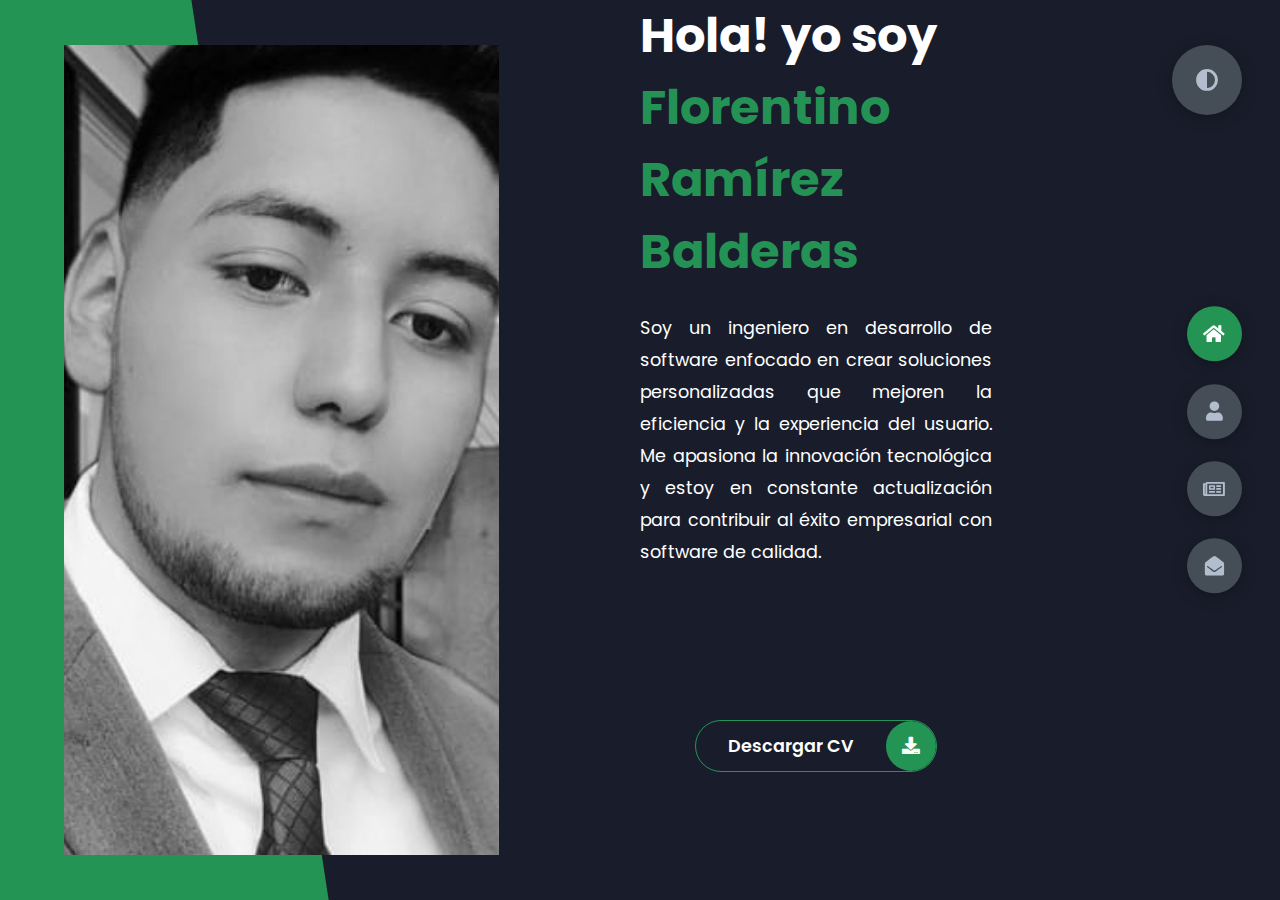
<file: index.html>
<!DOCTYPE html>
<html lang="en">

<head>
    <meta charset="UTF-8">
    <meta http-equiv="X-UA-Compatible" content="IE=edge">
    <meta name="viewport" content="width=device-width, initial-scale=1.0">
    <link rel="shortcut icon" type="image/x-icon" href="img/img/icon.ico">
    <title>Portfolio Web FRB</title>
    <link rel="stylesheet" href="styles/styles.css">
    <link rel="preconnect" href="https://fonts.googleapis.com">
    <link rel="preconnect" href="https://fonts.gstatic.com" crossorigin>
    <link rel="stylesheet" href="https://cdnjs.cloudflare.com/ajax/libs/font-awesome/5.15.4/css/all.min.css"
        integrity="sha512-1ycn6IcaQQ40/MKBW2W4Rhis/DbILU74C1vSrLJxCq57o941Ym01SwNsOMqvEBFlcgUa6xLiPY/NS5R+E6ztJQ=="
        crossorigin="anonymous" referrerpolicy="no-referrer" />
    <link href="https://fonts.googleapis.com/css2?family=Poppins:wght@400;500;600;700;800&display=swap"
        rel="stylesheet">
</head>

<body class="main-content">
    <header class="container header active" id="home">
        <div class="header-content">
            <div class="left-header">
                <div class="h-shape"></div>
                <div class="image">
                    <img src="img/tino.jpg" alt="">
                </div>
            </div>

            <div class="right-header">
                <h3 class="name">
                    Hola! yo soy <span>Florentino Ramírez Balderas</span>
                </h3>
                <p style="text-align: justify;">
                    Soy un ingeniero en desarrollo de software enfocado en crear soluciones personalizadas que mejoren la eficiencia y la experiencia del usuario. Me apasiona la innovación tecnológica y estoy en constante actualización para contribuir al éxito empresarial con software de calidad.
                </p>
                <div class="btn-con">
                    <!--
                    <a href="doc/CV_Florentino Ramírez Balderas.pdf" download="CV_Florentino Ramírez Balderas"
                        class="main-btn">
                        <span class="btn-text">Descargar CV</span>
                        <span class="btn-icon"><i class="fas fa-download"></i></span>
                    </a>
                    -->
                    <a href="fuera_servicio.html"
                        class="main-btn">
                        <span class="btn-text">Descargar CV</span>
                        <span class="btn-icon"><i class="fas fa-download"></i></span>
                    </a>
                </div>
            </div>
        </div>
    </header>
    <main>
        <section class="container about" id="about">
            <div class="main-title">
                <h2>Información <span>sobre mí</span><span class="bg-text">mis estadísticas</span></h2>
            </div>
            <br>
            <br>
            <br>
            <br>
            <br>
            <div class="left-about">
                <p>
                    <b>Nombre:</b> Florentino Ramírez Balderas <br />
                    <b>Edad:</b> 23 años <br />
                    <b>Título:</b> Ingeniero en Desarrollo y Gestión de Software<br />
                    <br>
                <p style="text-align: justify;">
                    Soy un ingeniero en desarrollo y gestión de software, apasionado por crear soluciones tecnológicas eficientes y de alta calidad. A través de mi enfoque en la resolución de problemas y la atención al detalle, he sido capaz de desarrollar aplicaciones que satisfacen las necesidades y expectativas de los usuarios. <br><br>

                    Mi habilidad natural para trabajar en equipo me ha permitido colaborar con desarrolladores, diseñadores y equipos de QA para alcanzar objetivos comunes en diferentes proyectos. He aprendido a comunicarme de manera efectiva en diferentes entornos y situaciones, lo que me permite trabajar con eficacia en equipo y contribuir a un entorno de trabajo colaborativo. <br><br>

                    Estoy motivado por el aprendizaje continuo y el crecimiento profesional, y estoy dispuesto a aceptar nuevos desafíos y oportunidades de aprendizaje. Busco una empresa que valore el desarrollo de sus empleados y el trabajo en equipo, donde pueda aplicar mis habilidades y conocimientos para contribuir al éxito del negocio y al mismo tiempo desarrollar mi carrera profesional. <br><br>

                    Con mi ética de trabajo sólida, mi pasión por la tecnología y mi compromiso con la excelencia en el desarrollo de software, estoy seguro de que puedo ser un valioso miembro de cualquier equipo de trabajo en esta área.
                </p><br>
                <p>
                    <b>IDIOMAS</b><br>
                    <b>Español:</b> Nativo <br>
                    <b>Inglés:</b> Nivel básico según el Marco Común Europeo de Referencia A2+

                </p>
                </p>
                <br>
            </div>
            <div class="about-stats">
                <h4 class="stat-title">Mis habilidades</h4>
                <h4>TÉCNICAS</h4><br>
                <div class="progress-bars">
                    <div class="progress-bar">
                        <p class="prog-title">Shell</p>
                        <div class="progress-con">
                            <p class="prog-text">90%</p>
                            <div class="progress">
                                <span class="shell"></span>
                            </div>
                        </div>
                    </div>
                    <div class="progress-bar">
                        <p class="prog-title">javascript</p>
                        <div class="progress-con">
                            <p class="prog-text">75%</p>
                            <div class="progress">
                                <span class="js"></span>
                            </div>
                        </div>
                    </div>
                    <div class="progress-bar">
                        <p class="prog-title">PHP</p>
                        <div class="progress-con">
                            <p class="prog-text">75%</p>
                            <div class="progress">
                                <span class="php"></span>
                            </div>
                        </div>
                    </div>
                    <div class="progress-bar">
                        <p class="prog-title">Node Js</p>
                        <div class="progress-con">
                            <p class="prog-text">75%</p>
                            <div class="progress">
                                <span class="node"></span>
                            </div>
                        </div>
                    </div>
                    <div class="progress-bar">
                        <p class="prog-title">Python</p>
                        <div class="progress-con">
                            <p class="prog-text">65%</p>
                            <div class="progress">
                                <span class="python"></span>
                            </div>
                        </div>
                    </div>
                    <div class="progress-bar">
                        <p class="prog-title">Java</p>
                        <div class="progress-con">
                            <p class="prog-text">60%</p>
                            <div class="progress">
                                <span class="java"></span>
                            </div>
                        </div>
                    </div>
                    <div class="progress-bar">
                        <p class="prog-title">C#</p>
                        <div class="progress-con">
                            <p class="prog-text">60%</p>
                            <div class="progress">
                                <span class="c"></span>
                            </div>
                        </div>
                    </div>
                    <div class="progress-bar">
                        <p class="prog-title">Cobol</p>
                        <div class="progress-con">
                            <p class="prog-text">50%</p>
                            <div class="progress">
                                <span class="cobol"></span>
                            </div>
                        </div>
                    </div>
                </div>
                <br>
                <br>
                <h4>FRAMEWORKS</h4><br>
                <div class="progress-bars">
                    <div class="progress-bar">
                        <p class="prog-title">Bootstrap</p>
                        <div class="progress-con">
                            <p class="prog-text">80%</p>
                            <div class="progress">
                                <span class="boot"></span>
                            </div>
                        </div>
                    </div>
                    <div class="progress-bar">
                        <p class="prog-title">Angular</p>
                        <div class="progress-con">
                            <p class="prog-text">75%</p>
                            <div class="progress">
                                <span class="angular"></span>
                            </div>
                        </div>
                    </div>
                    <div class="progress-bar">
                        <p class="prog-title">Laravel</p>
                        <div class="progress-con">
                            <p class="prog-text">55%</p>
                            <div class="progress">
                                <span class="laravel"></span>
                            </div>
                        </div>
                    </div>
                    <div class="progress-bar">
                        <p class="prog-title">Smart GWT</p>
                        <div class="progress-con">
                            <p class="prog-text">50%</p>
                            <div class="progress">
                                <span class="smart"></span>
                            </div>
                        </div>
                    </div>
                </div>
                <br>
                <br>
                <h4>GESTORES DE BASES DE DATOS</h4><br>
                <div class="progress-bars">
                    <div class="progress-bar">
                        <p class="prog-title">Sql Developer</p>
                        <div class="progress-con">
                            <p class="prog-text">80%</p>
                            <div class="progress">
                                <span class="sqlDev"></span>
                            </div>
                        </div>
                    </div>
                    <div class="progress-bar">
                        <p class="prog-title">MySql</p>
                        <div class="progress-con">
                            <p class="prog-text">70%</p>
                            <div class="progress">
                                <span class="mysql"></span>
                            </div>
                        </div>
                    </div>
                    <div class="progress-bar">
                        <p class="prog-title">Mongo DB</p>
                        <div class="progress-con">
                            <p class="prog-text">70%</p>
                            <div class="progress">
                                <span class="mongo"></span>
                            </div>
                        </div>
                    </div>
                    <div class="progress-bar">
                        <p class="prog-title">Sql Server</p>
                        <div class="progress-con">
                            <p class="prog-text">60%</p>
                            <div class="progress">
                                <span class="sql"></span>
                            </div>
                        </div>
                    </div>
                </div>
                <br>
                <br>
                <h4>METODOLOGÍAS</h4><br>
                <div class="progress-bars">
                    <div class="progress-bar">
                        <p class="prog-title">SCRUM</p>
                        <div class="progress-con">
                            <p class="prog-text">85%</p>
                            <div class="progress">
                                <span class="scrum"></span>
                            </div>
                        </div>
                    </div>
                    <div class="progress-bar">
                        <p class="prog-title">Metodología Ágil</p>
                        <div class="progress-con">
                            <p class="prog-text">80%</p>
                            <div class="progress">
                                <span class="agil"></span>
                            </div>
                        </div>
                    </div>
                    <div class="progress-bar">
                        <p class="prog-title">DevOps</p>
                        <div class="progress-con">
                            <p class="prog-text">80%</p>
                            <div class="progress">
                                <span class="devobs"></span>
                            </div>
                        </div>
                    </div>
                    <div class="progress-bar">
                        <p class="prog-title">Kanban</p>
                        <div class="progress-con">
                            <p class="prog-text">80%</p>
                            <div class="progress">
                                <span class="kanban"></span>
                            </div>
                        </div>
                    </div>
                </div>
                <br>
                <br>
                <h4>MÁS HERRAMIENTAS</h4><br>
                <div class="progress-bars">
                    <div class="progress-bar">
                        <p class="prog-title">Office</p>
                        <div class="progress-con">
                            <p class="prog-text">95%</p>
                            <div class="progress">
                                <span class="office"></span>
                            </div>
                        </div>
                    </div>
                    <div class="progress-bar">
                        <p class="prog-title">Selenium</p>
                        <div class="progress-con">
                            <p class="prog-text">85%</p>
                            <div class="progress">
                                <span class="selenium"></span>
                            </div>
                        </div>
                    </div>
                    <div class="progress-bar">
                        <p class="prog-title">Figma</p>
                        <div class="progress-con">
                            <p class="prog-text">85%</p>
                            <div class="progress">
                                <span class="figma"></span>
                            </div>
                        </div>
                    </div>
                    <div class="progress-bar">
                        <p class="prog-title">Linux</p>
                        <div class="progress-con">
                            <p class="prog-text">80%</p>
                            <div class="progress">
                                <span class="linux"></span>
                            </div>
                        </div>
                    </div>
                    <div class="progress-bar">
                        <p class="prog-title">Git</p>
                        <div class="progress-con">
                            <p class="prog-text">80%</p>
                            <div class="progress">
                                <span class="git"></span>
                            </div>
                        </div>
                    </div>
                    <div class="progress-bar">
                        <p class="prog-title">Postman</p>
                        <div class="progress-con">
                            <p class="prog-text">80%</p>
                            <div class="progress">
                                <span class="postman"></span>
                            </div>
                        </div>
                    </div>
                </div>
                <br/
                <div class="right-header">
                    <p style="text-align: justify;">
                       ● Manejo de lenguajes de marcado: XML, JSON, HTML. <br><br>
                       ● Conocimientos específicos en mainframe: JCL, Control-M. <br><br>
                       ●Scripting y automatización: Desarrollo y mantenimiento de scripts en Shell y Batch para la automatización de tareas rutinarias y la transferencia de archivos entre servidores. <br><br>
                       ● Monitoreo y gestión de procesos batch: Experiencia en monitoreo de mallas de procesos, corrección de errores y optimización de scripts JCL en entornos mainframe. <br><br>
                       ●Soporte técnico y gestión de incidencias: Atención y resolución de tickets de soporte, proporcionando soluciones rápidas y efectivas. <br><br>
                    </p>
                </div>
            </div>
            <h4 class="stat-title">Educación</h4>
            <div class="timeline">
                <div class="timeline-item">
                    <div class="tl-icon">
                        <i class="fas fa-school"></i>
                    </div>
                    <p class="tl-duration">Septiembre 2019 - Agosto 2021</p>
                    <h5>Técnico Superior Universitario en Tecnologías de la Información y de la
                        Comunicación área Desarrollo de Software Multiplataforma.
                    </h5>
                    <p style="text-align: justify;">
                        Universidad Tecnológica del Norte de Guanajuato (UTNG). Dolores Hidalgo Cuna de la Independencia
                        Nacional, Gto.
                    </p>
                </div>
                <div class="timeline-item">
                    <div class="tl-icon">
                        <i class="fas fa-school"></i>
                    </div>
                    <p class="tl-duration">Septiembre 2021 - Abril 2023</p>
                    <h5>Ingeniero en Tecnologías de la Información y de la Comunicación área Desarrollo y
                        Gestión de Software.
                    </h5>
                    <p style="text-align: justify;">
                        Universidad Tecnológica del Norte de Guanajuato(UTNG). Dolores Hidalgo Cuna de la Independencia
                        Nacional, Gto.

                    </p>
                </div>
            </div>
            <h4 class="stat-title">Experiencia Laboral</h4>
            <div class="timeline">
                <div class="timeline-item">
                    <div class="tl-icon">
                        <i class="fas fa-briefcase"></i>
                    </div>
                    <p class="tl-duration">Mayo 2023 - Actualidad</p>
                    <h5>Indra by Minsait<span> <br> Junior Systems Enginner <br> (Shell - Mainframe)</span></h5>
                    <p style="text-align: justify;">
                       <b>Transformación de Nómina en BSM</b> - Creación y mantenimiento de scripts, automatización de tareas y gestión de archivosmediante comandos shell. <br/><br/>
                        <b>MXG1: Operación Batch Pre-Producción México.</b> - Especialista en el monitoreo y optimización de procesos batch con Control-M y en la creación y corrección de scripts JCL. Con conocimientos en COBOL, colaboro eficazmente con equipos de desarrollo y operaciones, documentando mejoras y brindando soporte técnico en tiempo real, siempre enfocado en la mejora continua.
                    </p>
                </div>
                <div class="timeline-item">
                    <div class="tl-icon">
                        <i class="fas fa-briefcase"></i>
                    </div>
                    <p class="tl-duration">Enero 2023 - Abril 2023</p>
                    <h5>Global Hitss<span> <br> Full Stack Developer | Quality Assurance <br> (JAVA - PHP)</span></h5>
                    <p style="text-align: justify;">
                       <b>Migración de servicios de equipos GPON 7342 a equipos GPON 7360</b> - Durante mi participación en un proyecto, utilicé PHP y Java para desarrollar una interfaz de usuario amigable utilizando Smart GWT y configuré XAMPP con Mysql para la base de datos. Como analista de pruebas, utilicé Selenium y participé en la creación y revisión de casos de uso UML. Implementamos Scrum para gestionar el proceso de desarrollo y trabajamos en estrecha colaboración con el Scrum Master y el Product Owner, lo que nos permitió desarrollar una aplicación de alta calidad.  
                    </p>
                </div>
                <div class="timeline-item">
                    <div class="tl-icon">
                        <i class="fas fa-briefcase"></i>
                    </div>
                    <p class="tl-duration">Mayo 2021 - Agosto 2021</p>
                    <h5>Vision Consulting<span> <br> Developer Jr, Back-end Developer <br> (ANGULAR - NODE JS)</span></h5>
                    <p style="text-align: justify;">
                        <b>SICORE</b> - sistema que desarrollé para automatizar y obtener datos para medir la rentabilidad de proyectos. Usé Angular y Node Js para la interfaz de usuario y Mongo DB para la base de datos. Trabajé con el cliente para asegurarme de que cumpliera con sus necesidades y requisitos de calidad. El resultado final fue un sistema eficiente y preciso. Este proyecto me permitió mejorar mis habilidades y trabajar en un entorno colaborativo.
                    </p>
                </div>
            </div>
            <h4 class="stat-title">Experiencia Universitaria</h4>
            <div class="timeline">
                <div class="timeline-item">
                    <div class="tl-icon">
                        <i class="fas fa-university"></i>
                    </div>
                    <p class="tl-duration">Marzo 2021</p>
                    <h5>Hackathon AWS-Mentefactura-Gto-Challenge <br>
                        <span>Full Stack Developer</span>
                    </h5>
                    <p style="text-align: justify;">
                        La programación y creación de un sitio para los aeropuertos del futuro requeriría un enfoque centrado en el usuario y en la experiencia del cliente. El sitio web debe ser intuitivo y fácil de navegar para los usuarios, ofreciendo información relevante sobre los servicios del aeropuerto, horarios de vuelos, opciones de transporte y cualquier otra información importante. Además, se podría incluir una sección interactiva con simulaciones y visualizaciones del aeropuerto y sus instalaciones, para que los usuarios puedan explorar y familiarizarse con el lugar antes de llegar. 
                    </p>
                </div>
            </div>
            <h4 class="stat-title">Competencias Profesionales</h4>
            <div class="right-header">
                <p style="text-align: justify;">
                   ● Implementación de soluciones multiplataforma, en la nube y software embebido en entornos seguros mediante la adquisición y administración de datos e ingeniería de software. <br><br>
                   ● Desarrollo de sistemas de información utilizando frameworks, patrones de diseño y arquitecturas de desarrollo para generar soluciones multiplataforma, en la nube y software embebido. <br><br>
                   ● Administración de información mediante gestores de bases de datos relacionales, no relacionales, orientadas a objetos, orientadas a archivos y distribuidas para la implementación de los sistemas de información. <br><br>
                   ● Conocimientos en QA (Aseguramiento de Calidad), incluyendo la elaboración de planes de pruebas, la ejecución de pruebas de software, la identificación y reporte de errores y la implementación de soluciones para garantizar la calidad del producto final. <br><br>
                   ● Capacidad para diseñar, desarrollar y mantener eficientes scripts y comandos en elentorno de línea de comandos (shell) para automatizar tareas, agilizar procesos yoptimizar la gestión de archivos y directorios.<br><br>
                   ● Especialista en monitoreo y optimización de procesos batch con Mainframe y enla creación y corrección de scripts JCL. Con conocimientos en COBOL, colaboroeficazmente con equipos de desarrollo y operaciones, documentando mejoras ybrindando  soporte  técnico  en  tiempo  real,  siempre  enfocado  en  la  mejoracontinua. <br><br>
                     Estas competencias me permiten contribuir de manera integral al desarrollo de proyectos de software de alta calidad, abarcando desde el diseño hasta la implementación y aseguramiento de la calidad. Soy un profesional comprometido y orientado a resultados, siempre en busca de nuevas formas de mejorar mi trabajo y brindar soluciones que superen las expectativas de los clientes y las organizaciones para las que trabajo. <br><br><br>
                </p>
            </div>
        </section>
        <section class="container" id="portfolio">
            <div class="main-title">
                <h2>Mi <span>Portafolio</span><span class="bg-text">Mi trabajo</span></h2>
            </div>
            <p class="port-text">
                He aquí algunos de los trabajos que he realizado en diversos lenguajes de programación.
            </p>
            <div class="portfolios">
                <div class="portfolio-item">
                    <div class="image">
                        <img src="img/proyectos/space.png" alt="">
                    </div>
                    <div class="hover-items">
                        <h3>Space Escape</h3>
                        <p style="text-align: center;">
                            Videojuego tipo space shooter<br> C#
                        </p><br>
                        <div class="icons">
                            <a href="https://github.com/Florentinorm/Curso_Unity" class="icon">
                                <i class="fab fa-github"></i>
                            </a>
                        </div>
                    </div>
                </div>
                <div class="portfolio-item">
                    <div class="image">
                        <img src="img/proyectos/pwa.png" alt="">
                    </div>
                    <div class="hover-items">
                        <h3>PWA</h3>
                        <p>
                            HTML, CSS, JS
                        </p><br>
                        <div class="icons">
                            <a href="https://github.com/Florentinorm/PWA_FlorentinoRamirezB" class="icon">
                                <i class="fab fa-github"></i>
                            </a>
                        </div>
                    </div>
                </div>
                <div class="portfolio-item">
                    <div class="image">
                        <img src="img/proyectos/video.png" alt="">
                    </div>
                    <div class="hover-items">
                        <h3>Smart Backpack</h3>
                        <p>
                            C
                        </p><br>
                        <div class="icons">
                            <a href="https://github.com/Florentinorm/Smart_Backpack" class="icon">
                                <i class="fab fa-github"></i>
                            </a>
                        </div>
                    </div>
                </div>
                <div class="portfolio-item">
                    <div class="image">
                        <img src="img/proyectos/tiendaOnline.png" alt="">
                    </div>
                    <div class="hover-items">
                        <h3>Tienda Online</h3>
                        <p>
                            Angular, Node Js, MySql
                        </p><br>
                        <div class="icons">
                            <a href="https://github.com/Florentinorm/Tienda_Online" class="icon">
                                <i class="fab fa-github"></i>
                            </a>
                        </div>
                    </div>
                </div>
                <div class="portfolio-item">
                    <div class="image">
                        <img src="img/proyectos/thegamesatarts.png" alt="">
                    </div>
                    <div class="hover-items">
                        <h3>The Game Starts</h3>
                        <p>
                            Angular, Node Js, MySql
                        </p><br>
                        <div class="icons">
                            <a href="https://github.com/Florentinorm/The_Game_Starts" class="icon">
                                <i class="fab fa-github"></i>
                            </a>
                        </div>
                    </div>
                </div>
                
        </section>
        <section class="container" id="blogs">
            <div class="blogs-content">
                <div class="main-title">
                    <h2>Mis <span>Certificaciones</span><span class="bg-text">Certificaciones y Diplomados</span></h2>
                </div>
                <div class="blogs">
                    <div class="blog">
                        <a href="img/cursos/Scrum0.jpg">
                            <img src="img/cursos/Scrum0.jpg" alt="">
                            <div class="blog-text">
                                <h4 style="text-align: center;">
                                    Seguridad de la Información la aventura continúa
                                </h4>
                                <br>
                                <h3 style="text-align: center;">
                                    Open University
                                </h3>
                                <br>
                                <p style="text-align: center;">
                                   Septiembre 2023
                                </p>
                            </div>
                        </a>
                    </div>
                    <div class="blog">
                        <a href="img/cursos/Scrum0.jpg">
                            <img src="img/cursos/Scrum0.jpg" alt="">
                            <div class="blog-text">
                                <h4 style="text-align: center;">
                                    Scrum
                                </h4>
                                <br>
                                <h3 style="text-align: center;">
                                    Open University
                                </h3>
                                <br>
                                <p style="text-align: center;">
                                   Mayo 2023
                                </p>
                            </div>
                        </a>
                    </div>
                    <div class="blog">
                        <a href="img/cursos/Microservicios.jpg">
                            <img src="img/cursos/Microservicios.jpg" alt="">
                            <div class="blog-text">
                                <h4 style="text-align: center;">
                                    Microservicios con Spring Boot y Spring Cloud Netflix Eureka
                                </h4>
                                <br>
                                <h3 style="text-align: center;">
                                    Udemy
                                </h3>
                                <br>
                                <p style="text-align: center;">
                                   Junio 2023
                                </p>
                            </div>
                        </a>
                    </div>
                    <div class="blog">
                        <a href="img/cursos/JUnit.jpg">
                            <img src="img/cursos/JUnit.jpg" alt="">
                            <div class="blog-text">
                                <h4 style="text-align: center;">
                                    Guía Completa JUnit y Mockito incluye Spring Boot Test 2023
                                </h4>
                                <br>
                                <h3 style="text-align: center;">
                                    Udemy
                                </h3>
                                <br>
                                <p style="text-align: center;">
                                   Junio 2023
                                </p>
                            </div>
                        </a>
                    </div>
                    <div class="blog">
                        <a href="img/cursos/Git.jpg">
                            <img src="img/cursos/Git.jpg" alt="">
                            <div class="blog-text">
                                <h4 style="text-align: center;">
                                    GIT+GitHub Todo un sistema de control de versiones de cero
                                </h4>
                                <br>
                                <h3 style="text-align: center;">
                                    Udemy
                                </h3>
                                <br>
                                <p style="text-align: center;">
                                   Junio 2023
                                </p>
                            </div>
                        </a>
                    </div>
                    <div class="blog">
                        <a href="img/cursos/Docker.jpg">
                            <img src="img/cursos/Docker.jpg" alt="">
                            <div class="blog-text">
                                <h4 style="text-align: center;">
                                    Docker, de principiante a experto
                                </h4>
                                <br>
                                <h3 style="text-align: center;">
                                    Udemy
                                </h3>
                                <br>
                                <p style="text-align: center;">
                                   Julio 2023
                                </p>
                            </div>
                        </a>
                    </div>
                    <div class="blog">
                        <a href="img/cursos/Linux.jpg">
                            <img src="img/cursos/Linux.jpg" alt="">
                            <div class="blog-text">
                                <h4 style="text-align: center;">
                                    Curso completo de Linux Manejo de comandos y Shell Script
                                </h4>
                                <br>
                                <h3 style="text-align: center;">
                                    Udemy
                                </h3>
                                <br>
                                <p style="text-align: center;">
                                   Junio 2023
                                </p>
                            </div>
                        </a>
                    </div>
                    <div class="blog">
                        <a href="img/cursos/Scrum2.jpg">
                            <img src="img/cursos/Scrum2.jpg" alt="">
                            <div class="blog-text">
                                <h4 style="text-align: center;">
                                    Complete Agile Scrum Master Certification Training
                                </h4>
                                <br>
                                <h3 style="text-align: center;">
                                    Udemy
                                </h3>
                                <br>
                                <p style="text-align: center;">
                                    Octubre 2023
                                </p>
                            </div>
                        </a>
                    </div>
                    <div class="blog">
                        <a href="img/cursos/Scrum1.jpg">
                            <img src="img/cursos/Scrum1.jpg" alt="">
                            <div class="blog-text">
                                <h4 style="text-align: center;">
                                    Scrum & Agile, Aprende y Profundiza las Metodologías Ágiles
                                </h4>
                                <br>
                                <h3 style="text-align: center;">
                                    Udemy
                                </h3>
                                <br>
                                <p style="text-align: center;">
                                   Septiembre 2023
                                </p>
                            </div>
                        </a>
                    </div>
                    <div class="blog">
                        <a href="img/cursos/scrum.jpg">
                            <img src="img/cursos/scrum.jpg" alt="">
                            <div class="blog-text">
                                <h4 style="text-align: center;">
                                    Scrum Fundamentals Certified
                                </h4>
                                <br>
                                <h3 style="text-align: center;">
                                    Scrum Study
                                </h3>
                                <br>
                                <p style="text-align: center;">
                                    Septiembre 2022
                                </p>
                            </div>
                        </a>
                    </div>
                    <div class="blog">
                        <a href="img/cursos/aws.jpg">
                            <img src="img/cursos/aws.jpg" alt="">
                            <div class="blog-text">
                                <h4 style="text-align: center;">
                                    AWS Mentefactura GTO
                                </h4>
                                <br>
                                <h3 style="text-align: center;">
                                    AWS
                                </h3>
                                <br>
                                <p style="text-align: center;">
                                    Febrero 2021
                                </p>
                            </div>
                        </a>
                    </div>
                    <div class="blog">
                        <a href="img/cursos/essencials.jpg">
                            <img src="img/cursos/essencials.jpg" alt="">
                            <div class="blog-text">
                                <h4 style="text-align: center;">
                                    Programming Essentials in Python
                                </h4>
                                <br>
                                <h3 style="text-align: center;">
                                    Cisco Networking Academy
                                </h3>
                                <br>
                                <p style="text-align: center;">
                                    Enero 2021
                                </p>
                            </div>
                        </a>
                    </div>
                    <div class="blog">
                        <a href="img/cursos/introduccioniot.jpg">
                            <img src="img/cursos/introduccioniot.jpg" alt="">
                            <div class="blog-text">
                                <h4 style="text-align: center;">
                                   Introducción a IoT
                                </h4>
                                <br>
                                <h3 style="text-align: center;">
                                    Cisco Networking Academy
                                </h3>
                                <br>
                                <p style="text-align: center;">
                                    Enero 2021
                                </p>
                            </div>
                        </a>
                    </div>
                    <div class="blog">
                        <a href="img/cursos/swchigng.jpg">
                            <img src="img/cursos/swchigng.jpg" alt="">
                            <div class="blog-text">
                                <h4 style="text-align: center;">
                                   Introducción a redes
                                </h4>
                                <br>
                                <h3 style="text-align: center;">
                                    Cisco Networking Academy
                                </h3>
                                <br>
                                <p style="text-align: center;">
                                    Enero 2021
                                </p>
                            </div>
                        </a>
                    </div>
                    <div class="blog">
                        <a href="img/cursos/aws.jpeg">
                            <img src="img/cursos/aws.jpeg" alt="">
                            <div class="blog-text">
                                <h4 style="text-align: center;">
                                    Cloud Computing 101
                                </h4>
                                <br>
                                <h3 style="text-align: center;">
                                    AWS Educate
                                </h3>
                                <br>
                                <p style="text-align: center;">
                                    Diciembre 2020
                                </p>
                            </div>
                        </a>
                    </div>
                    <div class="blog">
                        <a href="img/cursos/aws.jpeg">
                            <img src="img/cursos/aws.jpeg" alt="">
                            <div class="blog-text">
                                <h4 style="text-align: center;">
                                    Web Development Engineer
                                </h4>
                                <br>
                                <h3 style="text-align: center;">
                                    AWS Educate
                                </h3>
                                <br>
                                <p style="text-align: center;">
                                    Febrero 2021
                                </p>
                            </div>
                        </a>
                    </div>
                    <!-- CERTIFICACIONES CAPACITATE PARA EL EMPLEO -->
                    <div class="blog">
                        <a href="img/cursos/diplomasiot.jpg">
                            <img src="img/cursos/diplomasiot.jpg" alt="">
                            <div class="blog-text">
                                <h4 style="text-align: center;">
                                    Diplomado Técnico en internet de las cosas
                                </h4>
                                <br>
                                <h3 style="text-align: center;">
                                    Capacítate para el empleo
                                </h3>
                                <br>
                                <p style="text-align: center;">
                                    Noviembre 2020
                                </p>
                            </div>
                        </a>
                    </div>
                    <div class="blog">
                        <a href="img/cursos/fundamentoselectronica.jpg">
                            <img src="img/cursos/fundamentoselectronica.jpg" alt="">
                            <div class="blog-text">
                                <h4 style="text-align: center;">
                                    Fundamentos de electrónica digital
                                </h4>
                                <br>
                                <h3 style="text-align: center;">
                                    Capacítate para el empleo
                                </h3>
                                <br>
                                <p style="text-align: center;">
                                    Septiembre 2020
                                </p>
                            </div>
                        </a>
                    </div>
                    <div class="blog">
                        <a href="img/cursos/logica.jpg">
                            <img src="img/cursos/logica.jpg" alt="">
                            <div class="blog-text">
                                <h4 style="text-align: center;">
                                    Lógica de programación
                                </h4>
                                <br>
                                <h3 style="text-align: center;">
                                    Capacítate para el empleo
                                </h3>
                                <br>
                                <p style="text-align: center;">
                                    Octubre 2020
                                </p>
                            </div>
                        </a>
                    </div>
                    <div class="blog">
                        <a href="img/cursos/logica.jpg">
                            <img src="img/cursos/logica.jpg" alt="">
                            <div class="blog-text">
                                <h4 style="text-align: center;">
                                    Programador de microcontroladores
                                </h4>
                                <br>
                                <h3 style="text-align: center;">
                                    Capacítate para el empleo
                                </h3>
                                <br>
                                <p style="text-align: center;">
                                    Octubre 2020
                                </p>
                            </div>
                        </a>
                    </div>
                    <div class="blog">
                        <a href="img/cursos/comunicaciones.jpg">
                            <img src="img/cursos/comunicaciones.jpg" alt="">
                            <div class="blog-text">
                                <h4 style="text-align: center;">
                                    Técnico en comunicaciones inalámbricas
                                </h4>
                                <br>
                                <h3 style="text-align: center;">
                                    Capacítate para el empleo
                                </h3>
                                <br>
                                <p style="text-align: center;">
                                    Noviembre 2020
                                </p>
                            </div>
                        </a>
                    </div>
                    <div class="blog">
                        <a href="img/cursos/electronica.jpg">
                            <img src="img/cursos/electronica.jpg" alt="">
                            <div class="blog-text">
                                <h4 style="text-align: center;">
                                    Técnico en electrónica
                                </h4>
                                <br>
                                <h3 style="text-align: center;">
                                    Capacítate para el empleo
                                </h3>
                                <br>
                                <p style="text-align: center;">
                                    Noviembre 2020
                                </p>
                            </div>
                        </a>
                    </div>
                    <div class="blog">
                        <a href="img/cursos/interfaces.jpg">
                            <img src="img/cursos/interfaces.jpg" alt="">
                            <div class="blog-text">
                                <h4 style="text-align: center;">
                                    Desarrollador de interfaces gráficas
                                </h4>
                                <br>
                                <h3 style="text-align: center;">
                                    Capacítate para el empleo
                                </h3>
                                <br>
                                <p style="text-align: center;">
                                    Noviembre 2020
                                </p>
                            </div>
                        </a>
                    </div>
                    
                    <div class="blog">
                        <a href="img/cursos/micricintroladores.jpg">
                            <img src="img/cursos/micricintroladores.jpg" alt="">
                            <div class="blog-text">
                                <h4 style="text-align: center;">
                                    Programador de microordenadores
                                </h4>
                                <br>
                                <h3 style="text-align: center;">
                                    Capacítate para el empleo
                                </h3>
                                <br>
                                <p style="text-align: center;">
                                    Noviembre 2020
                                </p>
                            </div>
                        </a>
                    </div>
                    
                    <div class="blog">
                        <a href="img/cursos/pbc.jpg">
                            <img src="img/cursos/pbc.jpg" alt="">
                            <div class="blog-text">
                                <h4 style="text-align: center;">
                                    Diseñador de circuitos impresos (PCB)
                                </h4>
                                <br>
                                <h3 style="text-align: center;">
                                    Capacítate para el empleo
                                </h3>
                                <br>
                                <p style="text-align: center;">
                                    Noviembre 2020
                                </p>
                            </div>
                        </a>
                    </div>
                    <div class="blog">
                        <a href="img/cursos/redes.jpg">
                            <img src="img/cursos/redes.jpg" alt="">
                            <div class="blog-text">
                                <h4 style="text-align: center;">
                                    Técnico en redes de datos
                                </h4>
                                <br>
                                <h3 style="text-align: center;">
                                    Capacítate para el empleo
                                </h3>
                                <br>
                                <p style="text-align: center;">
                                    Septiembre 2020
                                </p>
                            </div>
                        </a>
                    </div>
                    

                    <div class="blog">
                        <a href="img/cursos/apps.jpg">
                            <img src="img/cursos/apps.jpg" alt="">
                            <div class="blog-text">
                                <h4 style="text-align: center;">
                                    Desarrollo de Apps Móviles
                                </h4>
                                <br>
                                <h3 style="text-align: center;">
                                    Google Actívate
                                </h3>
                                <br>
                                <p style="text-align: center;">
                                    Diciembre 2020
                                </p>
                            </div>
                        </a>
                    </div>
                    <div class="blog">
                        <a href="img/cursos/word.jpg">
                            <img src="img/cursos/word.jpg" alt="">
                            <div class="blog-text">
                                <h4 style="text-align: center;">
                                    Microsoft Word 2019 Academic
                                </h4>
                                <br>
                                <h3 style="text-align: center;">
                                   Testing Program
                                </h3>
                                <br>
                                <p style="text-align: center;">
                                    Octubre 2019
                                </p>
                            </div>
                        </a>
                    </div>
                    <div class="blog">
                        <a href="img/cursos/exel.jpg">
                            <img src="img/cursos/exel.jpg" alt="">
                            <div class="blog-text">
                                <h4 style="text-align: center;">
                                    Microsoft Exel 2019 Academic
                                </h4>
                                <br>
                                <h3 style="text-align: center;">
                                   Testing Program
                                </h3>
                                <br>
                                <p style="text-align: center;">
                                    Octubre 2019
                                </p>
                            </div>
                        </a>
                    </div>
                    <div class="blog">
                        <a href="img/cursos/powerpoint.jpg">
                            <img src="img/cursos/powerpoint.jpg" alt="">
                            <div class="blog-text">
                                <h4 style="text-align: center;">
                                    Microsoft PowerPoint 2019 Academic
                                </h4>
                                <br>
                                <h3 style="text-align: center;">
                                   Testing Program
                                </h3>
                                <br>
                                <p style="text-align: center;">
                                    Octubre 2019
                                </p>
                            </div>
                        </a>
                    </div>
                </div>
        </section>
        <section class="container contact" id="contact">
            <div class="contact-container">
                <div class="main-title">
                    <h2>Contácta<span>me</span><span class="bg-text">Contacto</span></h2>
                </div>
                <div class="contact-content-con">
                    <div class="left-contact">
                        <h4>Contáctame aquí</h4>
                        <p>
                            Ing. Florentino Ramírez Balderas
                        </p>
                        <div class="contact-info">
                            <div class="contact-item">
                                <div class="icon">
                                    <i class="fas fa-map-marker-alt"></i>
                                    <span><b>Localidad:</b> <a >
                                        Santiago de Querétaro, Qro.</a></span>
                                </div>
                            </div>
                            <br>
                            <div class="contact-item">
                                <div class="icon">
                                    <i class="fas fa-envelope"></i>
                                    <span><b>Correo: </b> <a
                                            href="mailto:framirezbal@gmail.com">framirezbal@gmail.com</a> </span>
                                </div>
                            </div>
                            <br>
                            <div class="contact-item">
                                <div class="icon">
                                    <i class="fas fa-phone-alt"></i>
                                    <span><b>Teléfono: </b></span>
                                </div>
                            </div>
                        </div>
                        <div class="contact-icons">
                            <div class="contact-icon">
                                <a href="fuera_servicio.html" target="_blank">
                                    <i class="fab fa-whatsapp"></i>
                                </a>
                                <a href="https://www.linkedin.com/in/framirezbal" target="_blank">
                                    <i class="fab fa-linkedin"></i>
                                </a>
                                <a href="https://github.com/Florentinorm" target="_blank">
                                    <i class="fab fa-github"></i>
                                </a>
                                
                            </div>
                        </div>
                          
                    </div>
                    <div class="right-contact">
                        <img id="logo-img" src="img/logos/Logo_light.png" alt="Logo" width="350" height="300">
                    </div>                     
                </div>
            </div>
            <br>
            <br>
            <footer style="text-align: center;">
                <br>
                <p>Última actualización: 01 de Enero de 2024</p>
            </footer>
            
        </section>
    </main>
    
    <div class="controls">
        <div class="control active-btn" data-id="home">
            <i class="fas fa-home"></i>
        </div>
        <div class="control" data-id="about">
            <i class="fas fa-user"></i>
        </div>
        <!-- <div class="control" data-id="portfolio">
            <i class="fas fa-briefcase"></i>
        </div> -->
        <div class="control" data-id="blogs">
            <i class="far fa-newspaper"></i>
        </div>
        <!-- <div class="control" data-id="recomendaciones">
            <i class="fas fa-thumbs-up"></i>
        </div> -->
        <div class="control" data-id="contact">
            <i class="fas fa-envelope-open"></i>
        </div>
        
    </div>

    

    <div class="theme-btn">
        <i class="fas fa-adjust"></i>
    </div>
    <script src="app.js"></script>
</body>

</html>
</file>
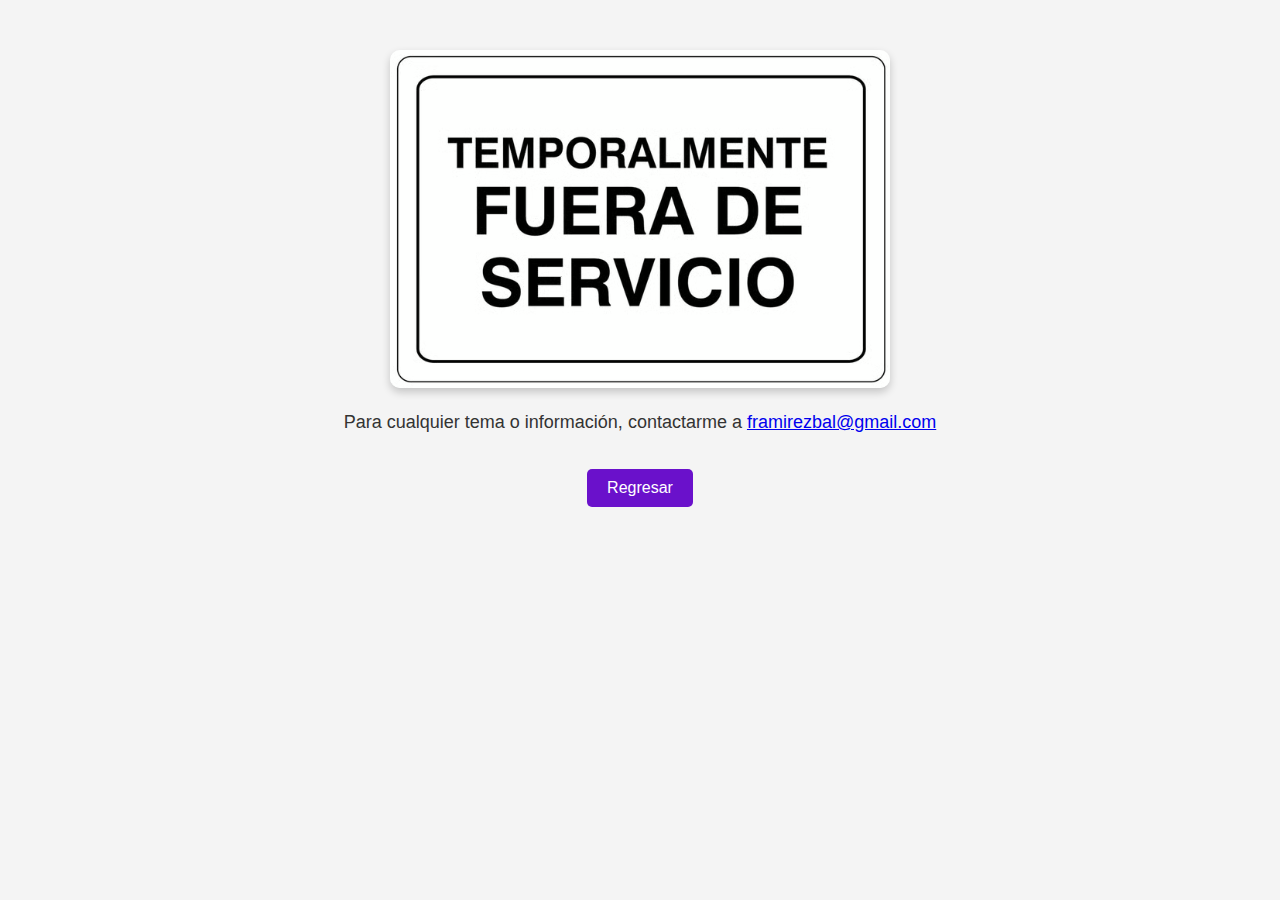
<file: fuera_servicio.html>
<!DOCTYPE html>
<html lang="es">
<head>
    <meta charset="UTF-8">
    <meta name="viewport" content="width=device-width, initial-scale=1.0">
    <title>Fuera de servicio</title>
    <style>
        body {
            font-family: Arial, sans-serif;
            text-align: center;
            margin: 50px;
            background-color: #f4f4f4;
        }
        .image-container {
            margin-bottom: 20px;
        }
        img {
            max-width: 100%;
            height: auto;
            border-radius: 10px;
            box-shadow: 0 4px 8px rgba(0,0,0,0.2);
        }
        .btn-back {
            padding: 10px 20px;
            font-size: 16px;
            color: #fff;
            background-color: #6a11cb;
            border: none;
            border-radius: 5px;
            cursor: pointer;
            transition: background-color 0.3s;
        }
        .btn-back:hover {
            background-color: #2575fc;
        }
        .contact-text {
            margin-top: 20px;
            font-size: 18px;
            color: #333;
        }
    </style>
</head>
<body>
    <div class="image-container">
        <img src="img/fuera_de_servicio.png" alt="Imagen de ejemplo">
    </div>
    <p class="contact-text">
        Para cualquier tema o información, contactarme a <a href="mailto:framirezbal@gmail.com">framirezbal@gmail.com</a>
    </p>
    <br>
    <button class="btn-back" onclick="window.location.href='index.html'">Regresar</button>
</body>
</html>
</file>
<file: styles/styles.css>
* {
  margin: 0;
  padding: 0;
  box-sizing: border-box;
  list-style: none;
}

.ul {
  list-style-type: square;
}

:root {
  --color-primary: #191d2b    ;
  --color-secondary: #27ae5fd1;
  --color-white: #FFFFFF;
  --color-black: #000;
  --color-grey0: #f8f8f8;
  --color-grey-1: #dbe1e8;
  --color-grey-2: #b2becd;
  --color-grey-3: #6c7983;
  --color-grey-4: #454e56;
  --color-grey-5: #2a2e35;
  --color-grey-6: #12181b;
  --br-sm-2: 14px;
  --box-shadow-1: 0 3px 15px rgba(0,0,0,.3);
}

.light-mode {
  --color-primary: #EAEAEA;
  --color-secondary: #27ae5fd1;
  --color-white: #000000;
  --color-black: #FFFFFF;
  --color-grey0: #f8f8f8;
  --color-grey-1: #6c7983;
  --color-grey-2: #000000;
  --color-grey-3: #836c6c;
  --color-grey-4: #ffffff;
  /* --color-grey-5: 	#b5b3b3; */
  --color-grey-5: 	#F5F5F5;
  --color-grey-6: #12181b;
}

body {
  background-color: var(--color-primary);
  font-family: "Poppins", sans-serif;
  font-size: 1.1rem;
  color: var(--color-white);
  transition: all 0.4s ease-in-out;
}

a {
  display: inline-block;
  text-decoration: none;
  color: inherit;
  font-family: inherit;
}

header {
  min-height: 100vh;
  color: var(--color-white);
  overflow: hidden;
  padding: 0 !important;
}

section {
  min-height: 100vh;
  width: 100%;
  position: absolute;
  left: 0;
  top: 0;
  padding: 3rem 18rem;
}

.container {
  display: none;
  transform: translateY(-100%) scale(0);
  transition: all 0.4s ease-in-out;
  background-color: var(--color-primary);
}

.active {
  display: block;
  animation: appear 1s ease-in-out;
  transform: translateY(0) scaleY(1);
}
@keyframes appear {
  0% {
    transform: translateY(-100%) scaleY(0);
  }
  100% {
    transform: translateY(0) scaleY(1);
  }
}

.controls {
  position: fixed;
  z-index: 10;
  top: 50%;
  right: 3%;
  display: flex;
  flex-direction: column;
  align-items: center;
  justify-content: center;
  transform: translateY(-50%);
}
.controls .control {
  padding: 1rem;
  cursor: pointer;
  background-color: var(--color-grey-4);
  width: 55px;
  height: 55px;
  border-radius: 50%;
  display: flex;
  justify-content: center;
  align-items: center;
  margin: 0.7rem 0;
  box-shadow: var(--box-shadow-1);
}
.controls .control i {
  font-size: 1.2rem;
  color: var(--color-grey-2);
  pointer-events: none;
}
.controls .active-btn {
  background-color: var(--color-secondary);
  transition: all 0.4s ease-in-out;
}
.controls .active-btn i {
  color: var(--color-white);
}

.theme-btn {
  top: 5%;
  right: 3%;
  width: 70px;
  height: 70px;
  border-radius: 50%;
  background-color: var(--color-grey-4);
  cursor: pointer;
  position: fixed;
  display: flex;
  justify-content: center;
  align-items: center;
  box-shadow: 0 3px 15px rgba(0, 0, 0, 0.3);
  transition: all 0.1s ease-in-out;
}
.theme-btn:active {
  transform: translateY(-3px);
}
.theme-btn i {
  font-size: 1.4rem;
  color: var(--color-grey-2);
  pointer-events: none;
}

/*Header-content*/
.header-content {
  display: grid;
  grid-template-columns: repeat(2, 1fr);
  min-height: 100vh;
}
.header-content .left-header {
  display: flex;
  align-items: center;
  position: relative;
}
.header-content .left-header .h-shape {
  transition: all 0.4s ease-in-out;
  width: 65%;
  height: 100%;
  background-color: var(--color-secondary);
  position: absolute;
  left: 0;
  top: 0;
  z-index: -1;
  clip-path: polygon(0 0, 46% 0, 79% 100%, 0% 100%);
}
.header-content .left-header .image {
  border-radius: var(--br-sm-2);
  height: 90%;
  width: 68%;
  margin-left: 4rem;
  background-color: var(--color-black);
  transition: all 0.4s ease-in-out;
}
.header-content .left-header .image img {
  width: 100%;
  height: 100%;
  object-fit: cover;
  transition: all 0.4s ease-in-out;
  filter: grayscale(100%);
}
.header-content .left-header .image img:hover {
  filter: grayscale(0);
}
.header-content .right-header {
  display: flex;
  flex-direction: column;
  justify-content: center;
  padding-right: 18rem;
}
.header-content .right-header .name {
  font-size: 3rem;
}
.header-content .right-header .name span {
  color: var(--color-secondary);
}
.header-content .right-header p {
  margin: 1.5rem 0;
  line-height: 2rem;
}

/*About*/
.about-container {
  display: grid;
  grid-template-columns: repeat(2, 1fr);
  padding-top: 3.5rem;
  padding-bottom: 5rem;
}
.about-container .right-about {
  display: grid;
  grid-template-columns: repeat(2, 1fr);
  grid-gap: 2rem;
}
.about-container .right-about .about-item {
  border: 1px solid var(--color-grey-5);
  border-radius: 5px;
  transition: all 0.4s ease-in-out;
  box-shadow: 1px 2px 15px rgba(0, 0, 0, 0.1);
}
.about-container .right-about .about-item:hover {
  cursor: default;
  transform: translateY(-5px);
  border: 1px solid var(--color-secondary);
  box-shadow: 1px 4px 15px rgba(0, 0, 0, 0.32);
}
.about-container .right-about .about-item .abt-text {
  padding: 1.5rem;
  display: flex;
  flex-direction: column;
}
.about-container .right-about .about-item .abt-text .large-text {
  font-size: 3rem;
  font-weight: 700;
  color: var(--color-secondary);
}
.about-container .right-about .about-item .abt-text .small-text {
  padding-left: 3rem;
  position: relative;
  text-transform: uppercase;
  font-size: 1.2rem;
  color: var(--color-grey-1);
  letter-spacing: 2px;
}
.about-container .right-about .about-item .abt-text .small-text::before {
  content: "";
  position: absolute;
  left: 0;
  top: 15px;
  width: 2rem;
  height: 2px;
  background-color: var(--color-grey-5);
}
.about-container .left-about {
  padding-right: 5rem;
}
.about-container .left-about p {
  line-height: 2rem;
  padding: 1rem;
  color: var(--color-grey-1);
}
.about-container .left-about h4 {
  font-size: 2rem;
  text-transform: uppercase;
}

.about-stats {
  padding-bottom: 4rem;
}
.about-stats .progress-bars {
  display: grid;
  grid-template-columns: repeat(2, 1fr);
  grid-gap: 2rem;
}
.about-stats .progress-bars .progress-bar {
  display: flex;
  flex-direction: column;
}
.about-stats .progress-bars .progress-bar .prog-title {
  text-transform: uppercase;
  font-weight: 500;
}
.about-stats .progress-bars .progress-bar .progress-con {
  display: flex;
  align-items: center;
}
.about-stats .progress-bars .progress-bar .progress-con .prog-text {
  color: var(--color-grey-2);
}
.about-stats .progress-bars .progress-bar .progress-con .progress {
  width: 100%;
  height: 0.45rem;
  background-color: var(--color-grey-4);
  margin-left: 1rem;
  position: relative;
}
.about-stats .progress-bars .progress-bar .progress-con .progress span {
  position: absolute;
  top: 0;
  left: 0;
  height: 100%;
  background-color: var(--color-secondary);
  transition: all 0.4s ease-in-out;
  width: 60%;
}
/* TÉCNICAS */
.about-stats .progress-bars .progress-bar .progress-con .progress .shell {
  width: 90%;
}
.about-stats .progress-bars .progress-bar .progress-con .progress .java {
  width: 60%;
}
.about-stats .progress-bars .progress-bar .progress-con .progress .js {
  width: 75%;
}
.about-stats .progress-bars .progress-bar .progress-con .progress .c {
  width: 60%;
}
.about-stats .progress-bars .progress-bar .progress-con .progress .cobol {
  width: 50%;
}
.about-stats .progress-bars .progress-bar .progress-con .progress .python {
  width: 60%;
}
.about-stats .progress-bars .progress-bar .progress-con .progress .php {
  width: 75%;
}
.about-stats .progress-bars .progress-bar .progress-con .progress .node {
  width: 75%;
}
/* FRAMEWORKS */
.about-stats .progress-bars .progress-bar .progress-con .progress .boot {
  width: 80%;
}
.about-stats .progress-bars .progress-bar .progress-con .progress .angular {
  width: 75%;
}
.about-stats .progress-bars .progress-bar .progress-con .progress .laravel {
  width: 55%;
}
.about-stats .progress-bars .progress-bar .progress-con .progress .smart {
  width: 50%;
}
/* GESTORES DE BASES DE DATOS */
.about-stats .progress-bars .progress-bar .progress-con .progress .sqlDev {
  width: 80%;
}
.about-stats .progress-bars .progress-bar .progress-con .progress .sql {
  width: 60%;
}
.about-stats .progress-bars .progress-bar .progress-con .progress .mysql {
  width: 70%;
}
.about-stats .progress-bars .progress-bar .progress-con .progress .mongo {
  width: 70%;
}
/* METODOLOGÍAS */
.about-stats .progress-bars .progress-bar .progress-con .progress .agil {
  width: 80%;
}
.about-stats .progress-bars .progress-bar .progress-con .progress .scrum {
  width: 85%;
}
.about-stats .progress-bars .progress-bar .progress-con .progress .devobs {
  width: 80%;
}
.about-stats .progress-bars .progress-bar .progress-con .progress .kanban {
  width: 80%;
}
/* MÁS HERRAMIENTAS */
.about-stats .progress-bars .progress-bar .progress-con .progress .linux {
  width: 80%;
}
.about-stats .progress-bars .progress-bar .progress-con .progress .git {
  width: 80%;
}
.about-stats .progress-bars .progress-bar .progress-con .progress .postman {
  width: 80%;
}
.about-stats .progress-bars .progress-bar .progress-con .progress .selenium {
  width: 85%;
}
.about-stats .progress-bars .progress-bar .progress-con .progress .office {
  width: 95%;
}
.about-stats .progress-bars .progress-bar .progress-con .progress .figma {
  width: 85%;
}

.stat-title {
  text-transform: uppercase;
  font-size: 1.4rem;
  text-align: center;
  padding: 3.5rem 0;
  position: relative;
}
.stat-title::before {
  content: "";
  position: absolute;
  left: 50%;
  top: 0;
  width: 40%;
  height: 1px;
  background-color: var(--color-grey-5);
  transform: translateX(-50%);
}

/*Timeline*/
.timeline {
  display: grid;
  grid-template-columns: repeat(2, 1fr);
  grid-gap: 2rem;
  padding-bottom: 3rem;
}
.timeline .timeline-item {
  position: relative;
  padding-left: 3rem;
  border-left: 1px solid var(--color-grey-5);
}
.timeline .timeline-item .tl-icon {
  position: absolute;
  left: -27px;
  top: 0;
  background-color: var(--color-secondary);
  width: 50px;
  height: 50px;
  border-radius: 50%;
  display: flex;
  align-items: center;
  justify-content: center;
}
.timeline .timeline-item .tl-icon i {
  font-size: 1.3rem;
}
.timeline .timeline-item .tl-duration {
  padding: 0.2rem 0.6rem;
  background-color: var(--color-grey-5);
  border-radius: 15px;
  display: inline-block;
  font-size: 0.8rem;
  text-transform: uppercase;
  font-weight: 500;
}
.timeline .timeline-item h5 {
  padding: 1rem 0;
  text-transform: uppercase;
  font-size: 1.3rem;
  font-weight: 600;
}
.timeline .timeline-item h5 span {
  color: var(--color-grey-2);
  font-weight: 500;
  font-size: 1.2rem;
}
.timeline .timeline-item p {
  color: var(--color-grey-2);
}

.port-text {
  padding: 2rem 0;
  text-align: center;
}

.portfolios {
  display: grid;
  grid-template-columns: repeat(3, 1fr);
  grid-gap: 2rem;
  margin-top: 3rem;
}
.portfolios .portfolio-item {
  position: relative;
  border-radius: 15px;
}
.portfolios .portfolio-item img {
  width: 100%;
  height: 300px;
  object-fit: cover;
  border-radius: 15px;
}
.portfolios .portfolio-item .hover-items {
  width: 100%;
  height: 100%;
  background-color: var(--color-secondary);
  position: absolute;
  left: 0;
  top: 0;
  border-radius: 15px;
  display: flex;
  justify-content: center;
  align-items: center;
  flex-direction: column;
  opacity: 0;
  transform: scale(0);
  transition: all 0.4s ease-in-out;
}
.portfolios .portfolio-item .hover-items h3 {
  font-size: 1.5rem;
  color: var(--color-white);
  margin-bottom: 1.5rem;
}
.portfolios .portfolio-item .hover-items .icons {
  display: flex;
  justify-content: center;
  align-items: center;
}
.portfolios .portfolio-item .hover-items .icons .icon {
  background-color: var(--color-primary);
  border-radius: 50%;
  width: 50px;
  height: 50px;
  display: flex;
  align-items: center;
  justify-content: center;
  margin: 0 1rem;
  cursor: pointer;
  transition: all 0.4s ease-in-out;
}
.portfolios .portfolio-item .hover-items .icons .icon i {
  font-size: 1.5rem;
  color: var(--color-white);
  margin: 0 1rem;
}
.portfolios .portfolio-item .hover-items .icons .icon:hover {
  background-color: var(--color-white);
}
.portfolios .portfolio-item .hover-items .icons .icon:hover i {
  color: var(--color-primary);
}

.portfolio-item:hover .hover-items {
  opacity: 1;
  transform: scale(1);
}

.blogs {
  display: grid;
  grid-template-columns: repeat(3, 1fr);
  grid-gap: 2rem;
  margin-top: 3rem;
}
.blogs .blog {
  position: relative;
  background-color: var(--color-grey-5);
  border-radius: 5px;
  box-shadow: 1px 1px 20px rgba(0, 0, 0, 0.1);
  transition: all 0.4s ease-in-out;
}
.blogs .blog:hover {
  box-shadow: 1px 1px 20px rgba(0, 0, 0, 0.3);
  transform: translateY(-5px);
  transition: all 0.4s ease-in-out;
}
.blogs .blog:hover img {
  filter: grayscale(0);
  transform: scale(1.2);
  box-shadow: 0px 4px 15px rgba(0, 0, 0, 0.8);
}
.blogs .blog img {
  width: 100%;
  height: 220px;
  object-fit: cover;
  border-top-left-radius: 5px;
  border-top-right-radius: 5px;
  filter: grayscale(100%);
  transition: all 0.4s ease-in-out;
}
.blogs .blog .blog-text {
  margin-top: -7px;
  padding: 1.1rem;
  border-top: 8px solid var(--color-secondary);
}
.blogs .blog .blog-text h4 {
  font-size: 1.5rem;
  margin-bottom: 0.7rem;
  transition: all 0.4s ease-in-out;
  cursor: pointer;
}
.blogs .blog .blog-text h4:hover {
  color: var(--color-secondary);
}
.blogs .blog .blog-text p {
  color: var(--color-grey-2);
  line-height: 2rem;
  padding-bottom: 1rem;
}

/* Recomendaciones */
.recom {
  display: grid;
  grid-template-columns: 1fr;
  grid-gap: 2rem;
  margin-top: 3rem;
}
.recom .reco {
  display: flex;
  flex-direction: row;
  align-items: center;
  position: relative;
  background-color: var(--color-grey-5);
  border-radius: 5px;
  box-shadow: 1px 1px 20px rgba(0, 0, 0, 0.1);
  transition: all 0.4s ease-in-out;
}
.recom .reco:hover {
  box-shadow: 1px 1px 20px rgba(0, 0, 0, 0.3);
  transform: translateY(-5px);
  transition: all 0.4s ease-in-out;
}
.recom .reco:hover img {
  filter: grayscale(0);
  transform: scale(1.2);
  box-shadow: 0px 4px 15px rgba(0, 0, 0, 0.8);
}
.recom .reco img {
  width: 100%;
  height: 450px;
  object-fit: cover;
  border-top-left-radius: 5px;
  border-bottom-left-radius: 5px;
  filter: grayscale(100%);
  transition: all 0.4s ease-in-out;
}
.recom .reco .recom-text {
  width: 50%;
  padding: 1.1rem;
  border-top: 8px solid var(--color-secondary);
  display: flex;
  flex-direction: column;
  justify-content: space-between;
}

.recom .reco .recom-text h4 {
  font-size: 1.5rem;
  margin-bottom: 0.7rem;
  transition: all 0.4s ease-in-out;
  cursor: pointer;
}
.recom .reco .recom-text h4:hover {
  color: var(--color-secondary);
}
.recom .reco .recom-text p {
  color: var(--color-grey-2);
  line-height: 2rem;
  padding-bottom: 1rem;
}

/* Fin de Recomendaciones */

.contact-content-con {
  display: flex;
  padding-top: 3.5rem;
}
.contact-content-con .left-contact {
  flex: 2;
}
.contact-content-con .left-contact h4 {
  margin-top: 1rem;
  font-size: 2rem;
  text-transform: uppercase;
}
.contact-content-con .left-contact p {
  margin: 1rem 0;
  line-height: 2rem;
}
.contact-content-con .left-contact .contact-info .contact-item {
  display: flex;
  align-items: center;
  justify-content: space-between;
}
.contact-content-con .left-contact .contact-info .contact-item p {
  margin: 0.3rem 0 !important;
  padding: 0 !important;
}
.contact-content-con .left-contact .contact-info .contact-item .icon {
  display: grid;
  grid-template-columns: 40px 1fr;
}
.contact-content-con .left-contact .contact-info .contact-item .icon i {
  display: flex;
  align-items: center;
  font-size: 1.3rem;
}
.contact-content-con .left-contact .contact-icon {
  display: flex;
  margin-top: 2rem;
}
.contact-content-con .left-contact .contact-icon a {
  display: flex;
  align-items: center;
  color: var(--color-white);
  background-color: var(--color-grey-5);
  cursor: pointer;
  justify-content: center;
  width: 50px;
  height: 50px;
  border-radius: 50%;
  margin: 0 0.4rem;
  transition: all 0.4s ease-in-out;
}
.contact-content-con .left-contact .contact-icon a:hover {
  background-color: var(--color-secondary);
}
.contact-content-con .left-contact .contact-icon a:hover i {
  color: var(--color-primary);
}
.contact-content-con .left-contact .contact-icon a i {
  display: flex;
  align-items: center;
  justify-content: center;
  font-size: 1.3rem;
}
.contact-content-con .right-contact {
  flex: 3;
  margin-left: 3rem;
}
.contact-content-con .right-contact .input-control {
  margin: 1.5rem 0;
}
.contact-content-con .right-contact .input-control input, .contact-content-con .right-contact .input-control textarea {
  border-radius: 30px;
  font-weight: inherit;
  font-size: inherit;
  font-family: inherit;
  padding: 0.8rem 1.1rem;
  outline: none;
  border: none;
  background-color: var(--color-grey-5);
  width: 100%;
  color: var(--color-white);
  resize: none;
}
.contact-content-con .right-contact .i-c-2 {
  display: flex;
}
.contact-content-con .right-contact .i-c-2 :last-child {
  margin-left: 1.5rem;
}
.contact-content-con .right-contact .submit-btn {
  display: flex;
  justify-content: flex-start;
}

/*Independed components*/
.btn-con {
  display: flex;
  align-self: flex-start;
  /* display: block; */
  margin: auto;
}

.main-btn {
  border-radius: 30px;
  color: inherit;
  font-weight: 600;
  position: relative;
  border: 1px solid var(--color-secondary);
  display: flex;
  align-self: flex-start;
  align-items: center;
  overflow: hidden;
}
.main-btn .btn-text {
  padding: 0 2rem;
}
.main-btn .btn-icon {
  background-color: var(--color-secondary);
  display: flex;
  align-items: center;
  justify-content: center;
  border-radius: 50%;
  padding: 1rem;
}
.main-btn::before {
  content: "";
  position: absolute;
  top: 0;
  right: 0;
  transform: translateX(100%);
  transition: all 0.4s ease-out;
  z-index: -1;
}
.main-btn:hover {
  transition: all 0.4s ease-out;
}
.main-btn:hover::before {
  width: 100%;
  height: 100%;
  background-color: var(--color-secondary);
  transform: translateX(0);
  transition: all 0.4s ease-out;
}

.main-title {
  text-align: center;
}
.main-title h2 {
  position: relative;
  text-transform: uppercase;
  font-size: 4rem;
  font-weight: 700;
}
.main-title h2 span {
  color: var(--color-secondary);
}
.main-title h2 .bg-text {
  position: absolute;
  top: 50%;
  left: 50%;
  color: var(--color-grey-5);
  transition: all 0.4s ease-in-out;
  z-index: -1;
  transform: translate(-50%, -50%);
  font-weight: 800;
  font-size: 6.3rem;
}

.about-container .left-about p {
  padding-left: 0;
}

@media screen and (max-width: 600px) {
  header {
    padding: 0 !important;
  }

  .theme-btn {
    width: 50px;
    height: 50px;
  }

  .header-content {
    grid-template-columns: repeat(1, 1fr);
    padding-bottom: 6rem;
  }

  .left-header .h-shape {
    display: none;
  }

  .right-header {
    grid-row: 1;
    padding-right: 0rem !important;
    width: 90%;
    margin: 0 auto;
  }
  .right-header .name {
    font-size: 2.5rem !important;
    text-align: center;
    padding-top: 3rem;
  }

  .header-content .left-header .image {
    margin: 0 auto;
    width: 90%;
  }

  .controls {
    top: auto;
    bottom: 0;
    flex-direction: row;
    justify-content: center;
    left: 50%;
    transform: translateX(-50%);
    width: 100%;
    background-color: var(--color-grey-5);
  }
  .controls .control {
    margin: 1rem 0.3rem;
  }

  .about-container {
    grid-template-columns: repeat(1, 1fr);
  }
  .about-container .right-about {
    grid-template-columns: repeat(1, 1fr);
    padding-top: 2.5rem;
  }
  .about-container .left-about {
    padding-right: 0;
  }
  .about-container .left-about p {
    padding-left: 0;
  }

  .timeline {
    grid-template-columns: repeat(1, 1fr);
    padding-bottom: 6rem;
  }

  .container {
    padding: 2rem 2.5rem !important;
  }

  .about-stats .progress-bars {
    grid-template-columns: repeat(1, 1fr);
  }

  .portfolios {
    grid-template-columns: repeat(1, 1fr);
    padding-bottom: 6rem;
    margin-top: 1rem;
  }

  .blogs {
    grid-template-columns: repeat(1, 1fr);
    padding-bottom: 6rem;
  }

  .contact-content-con {
    flex-direction: column;
  }
  .contact-content-con .right-contact {
    margin-left: 0;
    margin-top: 2.5rem;
  }

  .contact-content-con .right-contact .i-c-2 {
    flex-direction: column;
  }

  .contact-content-con .right-contact .i-c-2 :last-child {
    margin-left: 0;
    margin-top: 1.5rem;
  }

  .contact-content-con .right-contact {
    margin-bottom: 6rem;
  }

  .contact-item {
    flex-direction: column;
    margin: 1rem 0;
  }
  .contact-item p {
    font-size: 15px;
    color: var(--color-grey-2);
  }
  .contact-item span {
    font-size: 15px;
  }
  .contact-item .icon {
    grid-template-columns: 25px 1fr;
  }

  .main-title h2 {
    font-size: 2rem;
  }
  .main-title h2 span {
    font-size: 2.3rem;
  }
  .main-title h2 .bg-text {
    font-size: 2.3rem;
  }
}
@media screen and (max-width: 1432px) {
  .container {
    padding: 7rem 11rem;
  }

  .contact-content-con {
    flex-direction: column;
  }
  .contact-content-con .right-contact {
    margin-left: 0;
    margin-top: 2.5rem;
  }

  .contact-content-con .right-contact .i-c-2 {
    flex-direction: column;
  }

  .contact-content-con .right-contact .i-c-2 :last-child {
    margin-left: 0;
    margin-top: 1.5rem;
  }

  .contact-content-con .right-contact {
    margin-bottom: 6rem;
  }

  .main-title h2 .bg-text {
    font-size: 5.5rem;
  }
}
@media screen and (max-width: 1250px) {
  .blogs {
    grid-template-columns: repeat(2, 1fr);
    margin-top: 6rem;
  }

  .portfolios {
    grid-template-columns: repeat(2, 1fr);
  }

  .header-content .right-header {
    padding-right: 9rem;
  }
}
@media screen and (max-width: 660px) {
  .blogs {
    grid-template-columns: repeat(1, 1fr);
  }

  .portfolios {
    grid-template-columns: repeat(1, 1fr);
  }
}
@media screen and (max-width: 1070px) {
  .about-container {
    grid-template-columns: repeat(1, 1fr);
  }
  .about-container .right-about {
    padding-top: 2.5rem;
  }

  .main-title h2 {
    font-size: 4rem;
  }
  .main-title h2 span {
    font-size: 4rem;
  }
  .main-title h2 .bg-text {
    font-size: 4.5rem;
  }
}
@media screen and (max-width: 970px) {
  .container {
    padding: 7rem 6rem;
  }

  .about-container .left-about {
    padding-right: 0rem;
  }

  .header-content {
    grid-template-columns: repeat(1, 1fr);
    padding-bottom: 6rem;
  }

  .left-header .h-shape {
    display: none;
  }
  .left-header .image {
    width: 90% !important;
    margin: 0 auto !important;
  }

  .right-header {
    grid-row: 1;
    padding-right: 0rem !important;
    width: 90%;
    margin: 0 auto;
  }
  .right-header .name {
    font-size: 2.5rem !important;
    text-align: center;
    padding-top: 3rem;
  }
}
@media screen and (max-width: 700px) {
  .container {
    padding: 7rem 3rem;
  }

  .about-stats .progress-bars {
    grid-template-columns: repeat(1, 1fr);
  }

  .about-container .right-about {
    grid-template-columns: repeat(1, 1fr);
  }

  .timeline {
    grid-template-columns: repeat(1, 1fr);
  }

  .main-title h2 {
    font-size: 3rem;
  }
  .main-title h2 span {
    font-size: 3rem;
  }
  .main-title h2 .bg-text {
    font-size: 4rem;
  }
}

/*# sourceMappingURL=styles.css.map */
</file>
